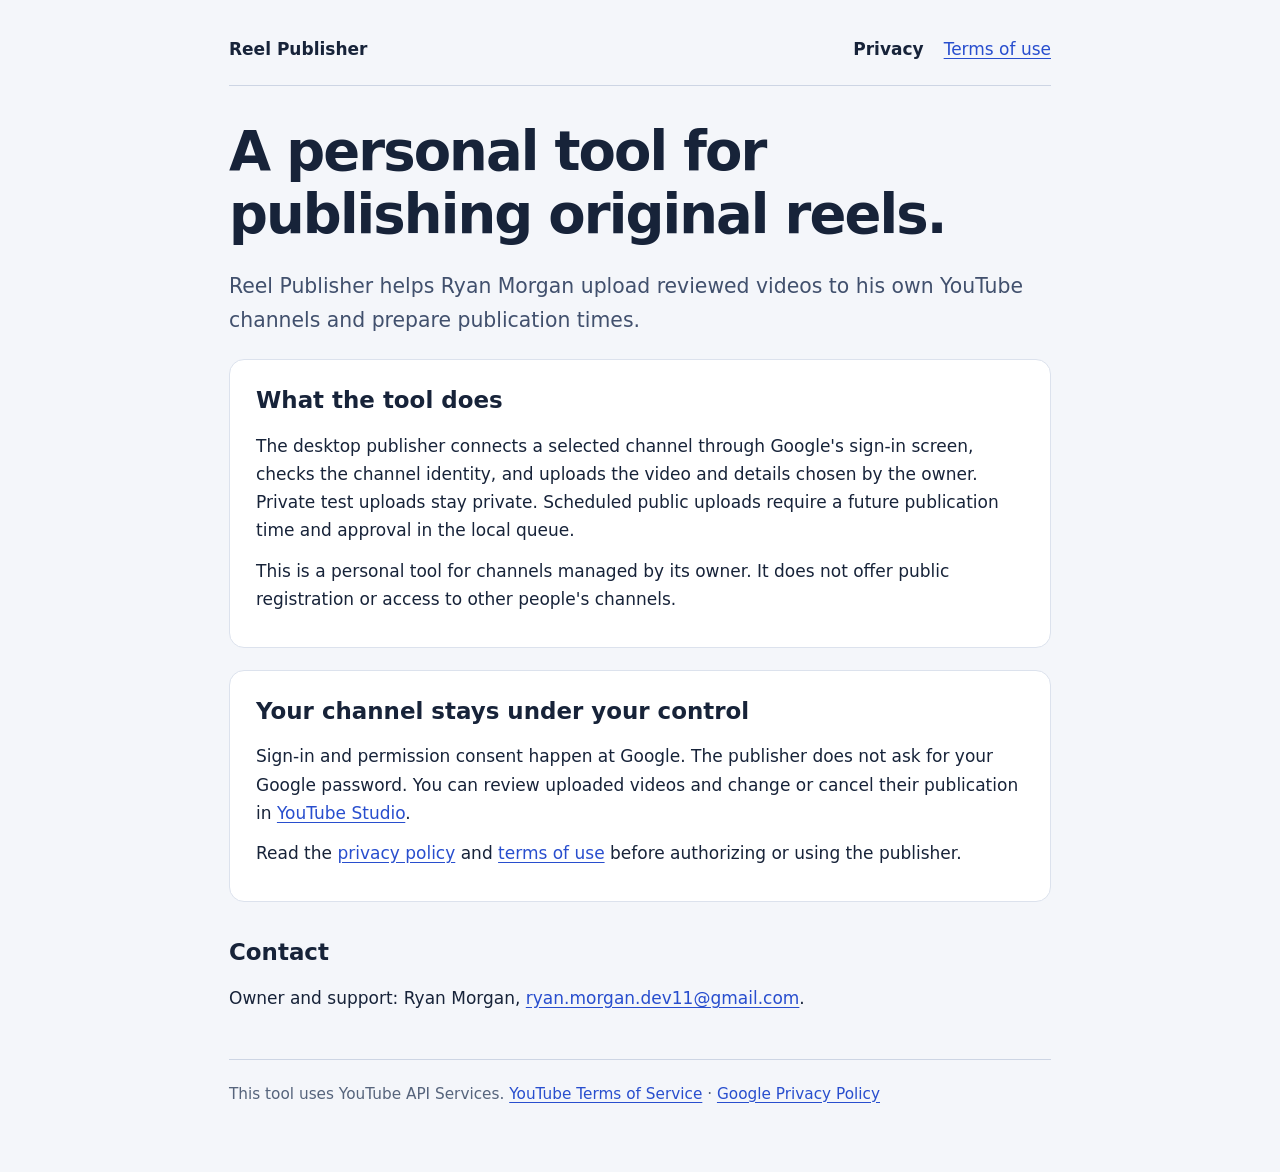
<file: index.html>
<!doctype html>
<html lang="en"><head><meta charset="utf-8"><meta name="viewport" content="width=device-width,initial-scale=1"><meta name="description" content="Reel Publisher is Ryan Morgan's personal desktop tool for uploading reviewed videos to his own YouTube channels."><title>Reel Publisher</title><link rel="stylesheet" href="style.css"></head>
<body><header><a href="index.html">Reel Publisher</a><nav aria-label="Main"><a href="privacy.html">Privacy</a><a href="terms.html">Terms of use</a></nav></header><main>
<h1>A personal tool for publishing original reels.</h1><p class="lead">Reel Publisher helps Ryan Morgan upload reviewed videos to his own YouTube channels and prepare publication times.</p>
<section><h2>What the tool does</h2><p>The desktop publisher connects a selected channel through Google's sign-in screen, checks the channel identity, and uploads the video and details chosen by the owner. Private test uploads stay private. Scheduled public uploads require a future publication time and approval in the local queue.</p><p>This is a personal tool for channels managed by its owner. It does not offer public registration or access to other people's channels.</p></section>
<section><h2>Your channel stays under your control</h2><p>Sign-in and permission consent happen at Google. The publisher does not ask for your Google password. You can review uploaded videos and change or cancel their publication in <a href="https://studio.youtube.com/">YouTube Studio</a>.</p><p>Read the <a href="privacy.html">privacy policy</a> and <a href="terms.html">terms of use</a> before authorizing or using the publisher.</p></section>
<h2>Contact</h2><p>Owner and support: Ryan Morgan, <a href="mailto:ryan.morgan.dev11@gmail.com">ryan.morgan.dev11@gmail.com</a>.</p>
</main><footer>This tool uses YouTube API Services. <a href="https://www.youtube.com/t/terms">YouTube Terms of Service</a> · <a href="https://policies.google.com/privacy">Google Privacy Policy</a></footer></body></html>
</file>
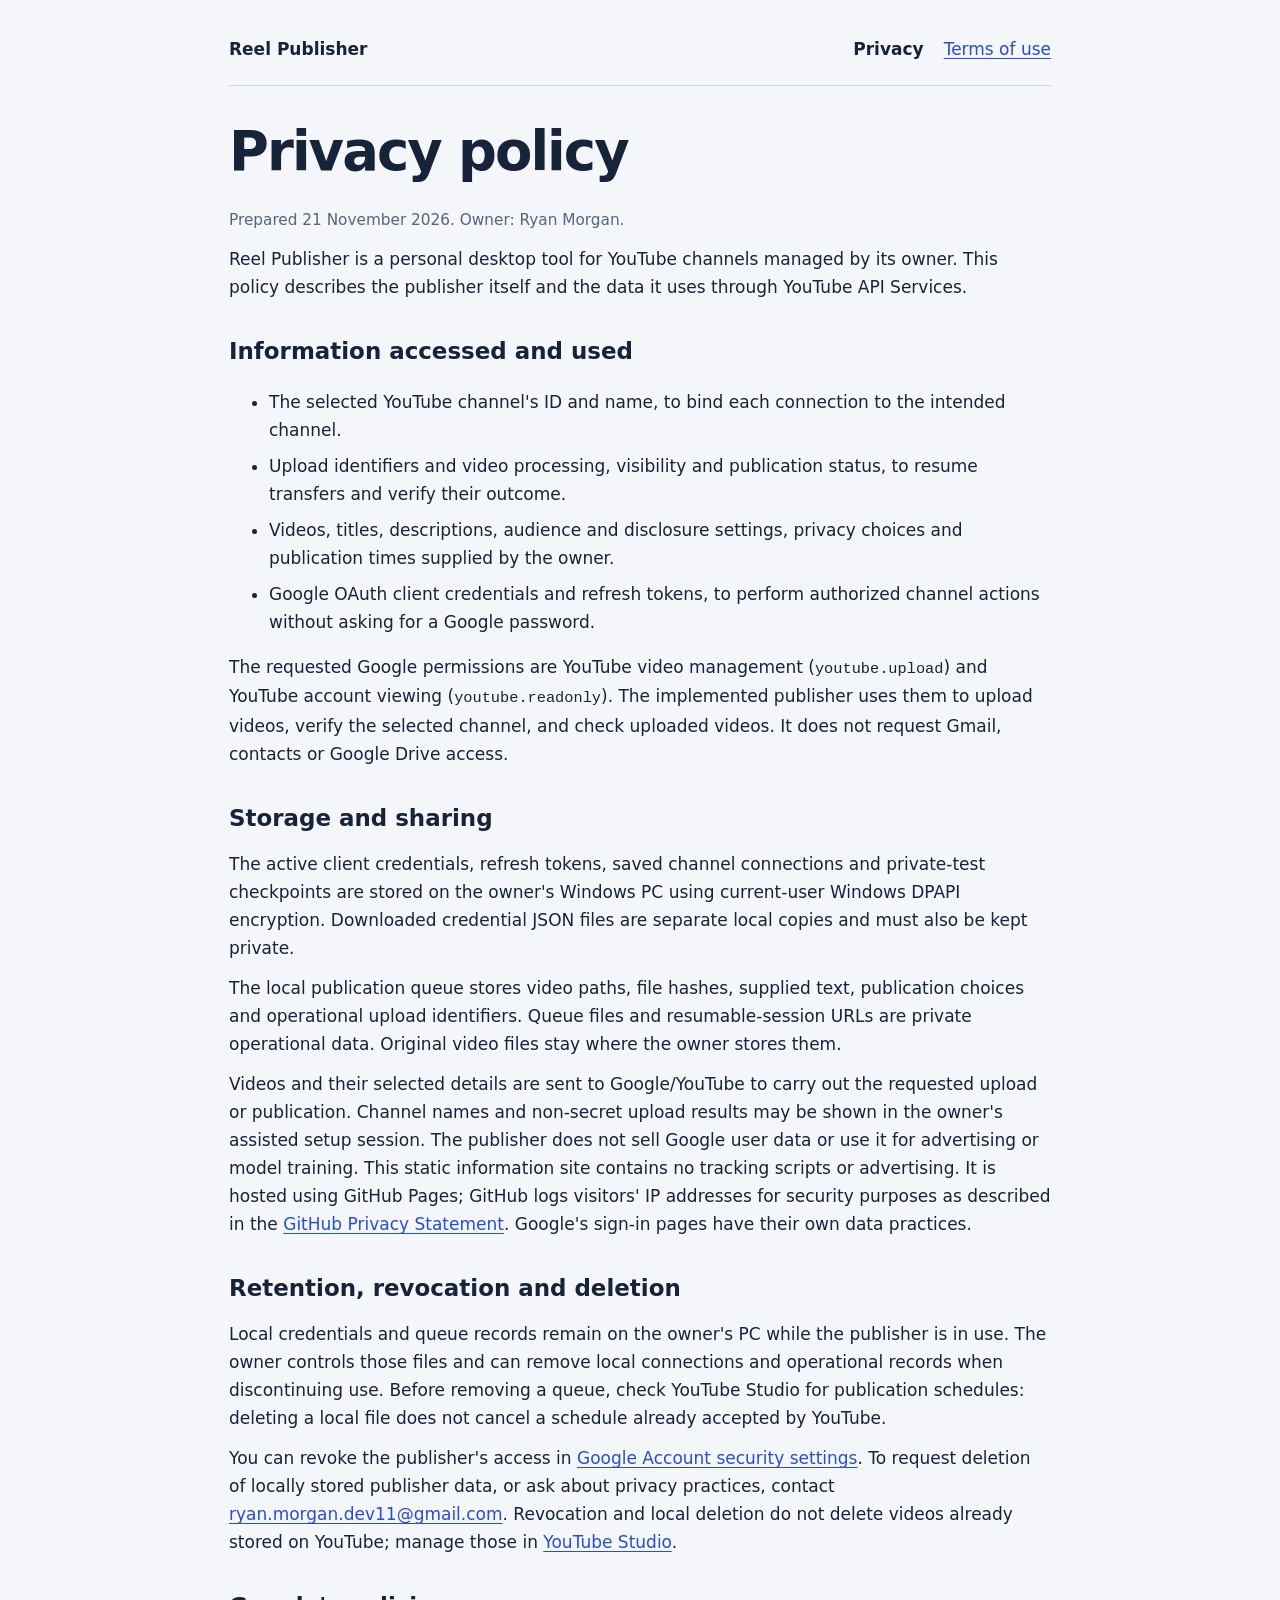
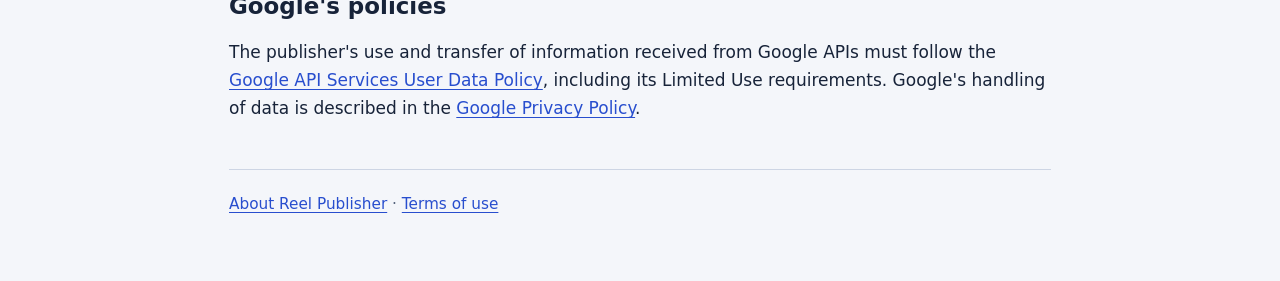
<file: privacy.html>
<!doctype html>
<html lang="en"><head><meta charset="utf-8"><meta name="viewport" content="width=device-width,initial-scale=1"><title>Privacy | Reel Publisher</title><link rel="stylesheet" href="style.css"></head>
<body><header><a href="index.html">Reel Publisher</a><nav aria-label="Main"><a href="privacy.html" aria-current="page">Privacy</a><a href="terms.html">Terms of use</a></nav></header><main>
<h1>Privacy policy</h1><p class="meta">Prepared 21 November 2026. Owner: Ryan Morgan.</p><p>Reel Publisher is a personal desktop tool for YouTube channels managed by its owner. This policy describes the publisher itself and the data it uses through YouTube API Services.</p>
<h2>Information accessed and used</h2><ul><li>The selected YouTube channel's ID and name, to bind each connection to the intended channel.</li><li>Upload identifiers and video processing, visibility and publication status, to resume transfers and verify their outcome.</li><li>Videos, titles, descriptions, audience and disclosure settings, privacy choices and publication times supplied by the owner.</li><li>Google OAuth client credentials and refresh tokens, to perform authorized channel actions without asking for a Google password.</li></ul><p>The requested Google permissions are YouTube video management (<code>youtube.upload</code>) and YouTube account viewing (<code>youtube.readonly</code>). The implemented publisher uses them to upload videos, verify the selected channel, and check uploaded videos. It does not request Gmail, contacts or Google Drive access.</p>
<h2>Storage and sharing</h2><p>The active client credentials, refresh tokens, saved channel connections and private-test checkpoints are stored on the owner's Windows PC using current-user Windows DPAPI encryption. Downloaded credential JSON files are separate local copies and must also be kept private.</p><p>The local publication queue stores video paths, file hashes, supplied text, publication choices and operational upload identifiers. Queue files and resumable-session URLs are private operational data. Original video files stay where the owner stores them.</p><p>Videos and their selected details are sent to Google/YouTube to carry out the requested upload or publication. Channel names and non-secret upload results may be shown in the owner's assisted setup session. The publisher does not sell Google user data or use it for advertising or model training. This static information site contains no tracking scripts or advertising. It is hosted using GitHub Pages; GitHub logs visitors' IP addresses for security purposes as described in the <a href="https://docs.github.com/en/site-policy/privacy-policies/github-general-privacy-statement">GitHub Privacy Statement</a>. Google's sign-in pages have their own data practices.</p>
<h2>Retention, revocation and deletion</h2><p>Local credentials and queue records remain on the owner's PC while the publisher is in use. The owner controls those files and can remove local connections and operational records when discontinuing use. Before removing a queue, check YouTube Studio for publication schedules: deleting a local file does not cancel a schedule already accepted by YouTube.</p><p>You can revoke the publisher's access in <a href="https://security.google.com/settings/security/permissions">Google Account security settings</a>. To request deletion of locally stored publisher data, or ask about privacy practices, contact <a href="mailto:ryan.morgan.dev11@gmail.com">ryan.morgan.dev11@gmail.com</a>. Revocation and local deletion do not delete videos already stored on YouTube; manage those in <a href="https://studio.youtube.com/">YouTube Studio</a>.</p>
<h2>Google's policies</h2><p>The publisher's use and transfer of information received from Google APIs must follow the <a href="https://developers.google.com/terms/api-services-user-data-policy">Google API Services User Data Policy</a>, including its Limited Use requirements. Google's handling of data is described in the <a href="https://policies.google.com/privacy">Google Privacy Policy</a>.</p>
</main><footer><a href="index.html">About Reel Publisher</a> · <a href="terms.html">Terms of use</a></footer></body></html>
</file>
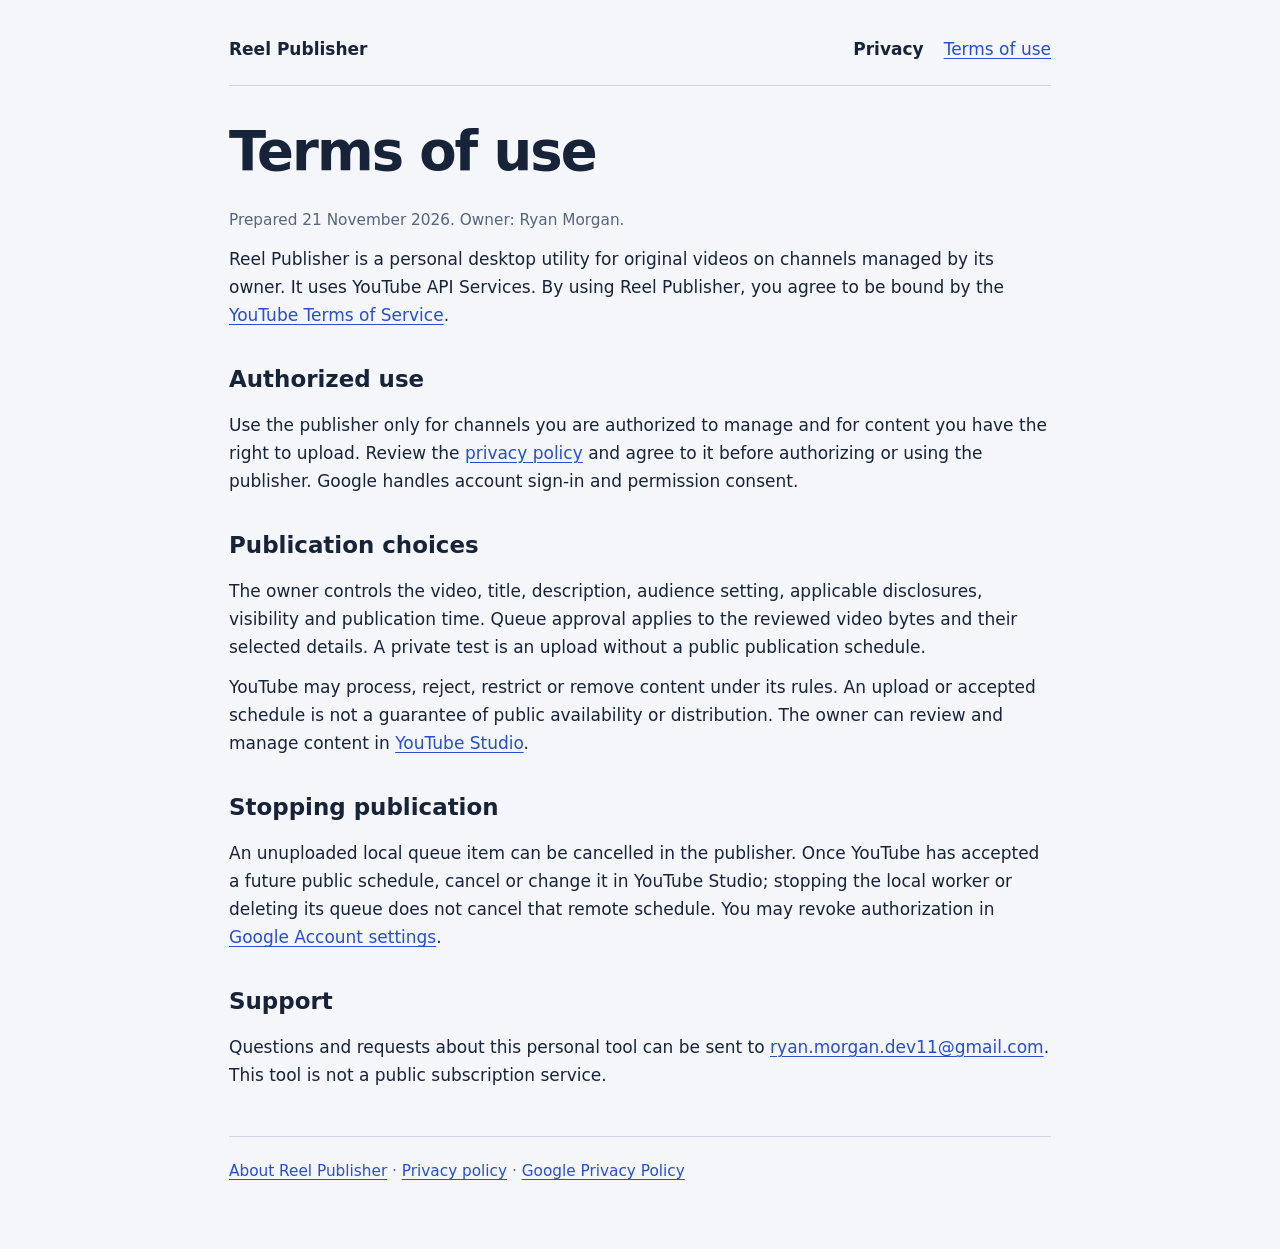
<file: terms.html>
<!doctype html>
<html lang="en"><head><meta charset="utf-8"><meta name="viewport" content="width=device-width,initial-scale=1"><title>Terms of use | Reel Publisher</title><link rel="stylesheet" href="style.css"></head>
<body><header><a href="index.html">Reel Publisher</a><nav aria-label="Main"><a href="privacy.html">Privacy</a><a href="terms.html" aria-current="page">Terms of use</a></nav></header><main>
<h1>Terms of use</h1><p class="meta">Prepared 21 November 2026. Owner: Ryan Morgan.</p><p>Reel Publisher is a personal desktop utility for original videos on channels managed by its owner. It uses YouTube API Services. By using Reel Publisher, you agree to be bound by the <a href="https://www.youtube.com/t/terms">YouTube Terms of Service</a>.</p>
<h2>Authorized use</h2><p>Use the publisher only for channels you are authorized to manage and for content you have the right to upload. Review the <a href="privacy.html">privacy policy</a> and agree to it before authorizing or using the publisher. Google handles account sign-in and permission consent.</p>
<h2>Publication choices</h2><p>The owner controls the video, title, description, audience setting, applicable disclosures, visibility and publication time. Queue approval applies to the reviewed video bytes and their selected details. A private test is an upload without a public publication schedule.</p><p>YouTube may process, reject, restrict or remove content under its rules. An upload or accepted schedule is not a guarantee of public availability or distribution. The owner can review and manage content in <a href="https://studio.youtube.com/">YouTube Studio</a>.</p>
<h2>Stopping publication</h2><p>An unuploaded local queue item can be cancelled in the publisher. Once YouTube has accepted a future public schedule, cancel or change it in YouTube Studio; stopping the local worker or deleting its queue does not cancel that remote schedule. You may revoke authorization in <a href="https://security.google.com/settings/security/permissions">Google Account settings</a>.</p>
<h2>Support</h2><p>Questions and requests about this personal tool can be sent to <a href="mailto:ryan.morgan.dev11@gmail.com">ryan.morgan.dev11@gmail.com</a>. This tool is not a public subscription service.</p>
</main><footer><a href="index.html">About Reel Publisher</a> · <a href="privacy.html">Privacy policy</a> · <a href="https://policies.google.com/privacy">Google Privacy Policy</a></footer></body></html>
</file>
<file: style.css>
:root{font-family:system-ui,sans-serif;color:#172339;background:#f4f6fa;font-size:17px;line-height:1.65}*{box-sizing:border-box}body{max-width:870px;margin:0 auto;padding:35px 24px 65px}header{display:flex;justify-content:space-between;align-items:center;gap:24px;border-bottom:1px solid #cdd5e4;padding-bottom:22px}a{color:#284ece;text-underline-offset:3px}header a:first-child{font-weight:750;text-decoration:none;color:#172339}nav{display:flex;gap:20px;flex-wrap:wrap}main{padding:35px 0}h1{font-size:clamp(2.1rem,6vw,3.2rem);line-height:1.15;letter-spacing:-.035em;margin:0 0 24px}h2{font-size:1.35rem;margin:32px 0 8px}p{margin:12px 0}section{background:#fff;border:1px solid #dce2ed;border-radius:15px;padding:22px 26px;margin:22px 0}section h2{margin-top:0}.lead{font-size:1.2rem;color:#41506d}.meta,footer{color:#56647c;font-size:.9rem}li{margin:8px 0}footer{border-top:1px solid #cdd5e4;padding-top:22px}code{overflow-wrap:anywhere;font-size:.9em}@media(max-width:560px){header{align-items:flex-start;flex-direction:column;gap:12px}section{padding:18px}body{padding:25px 20px}}
</file>
